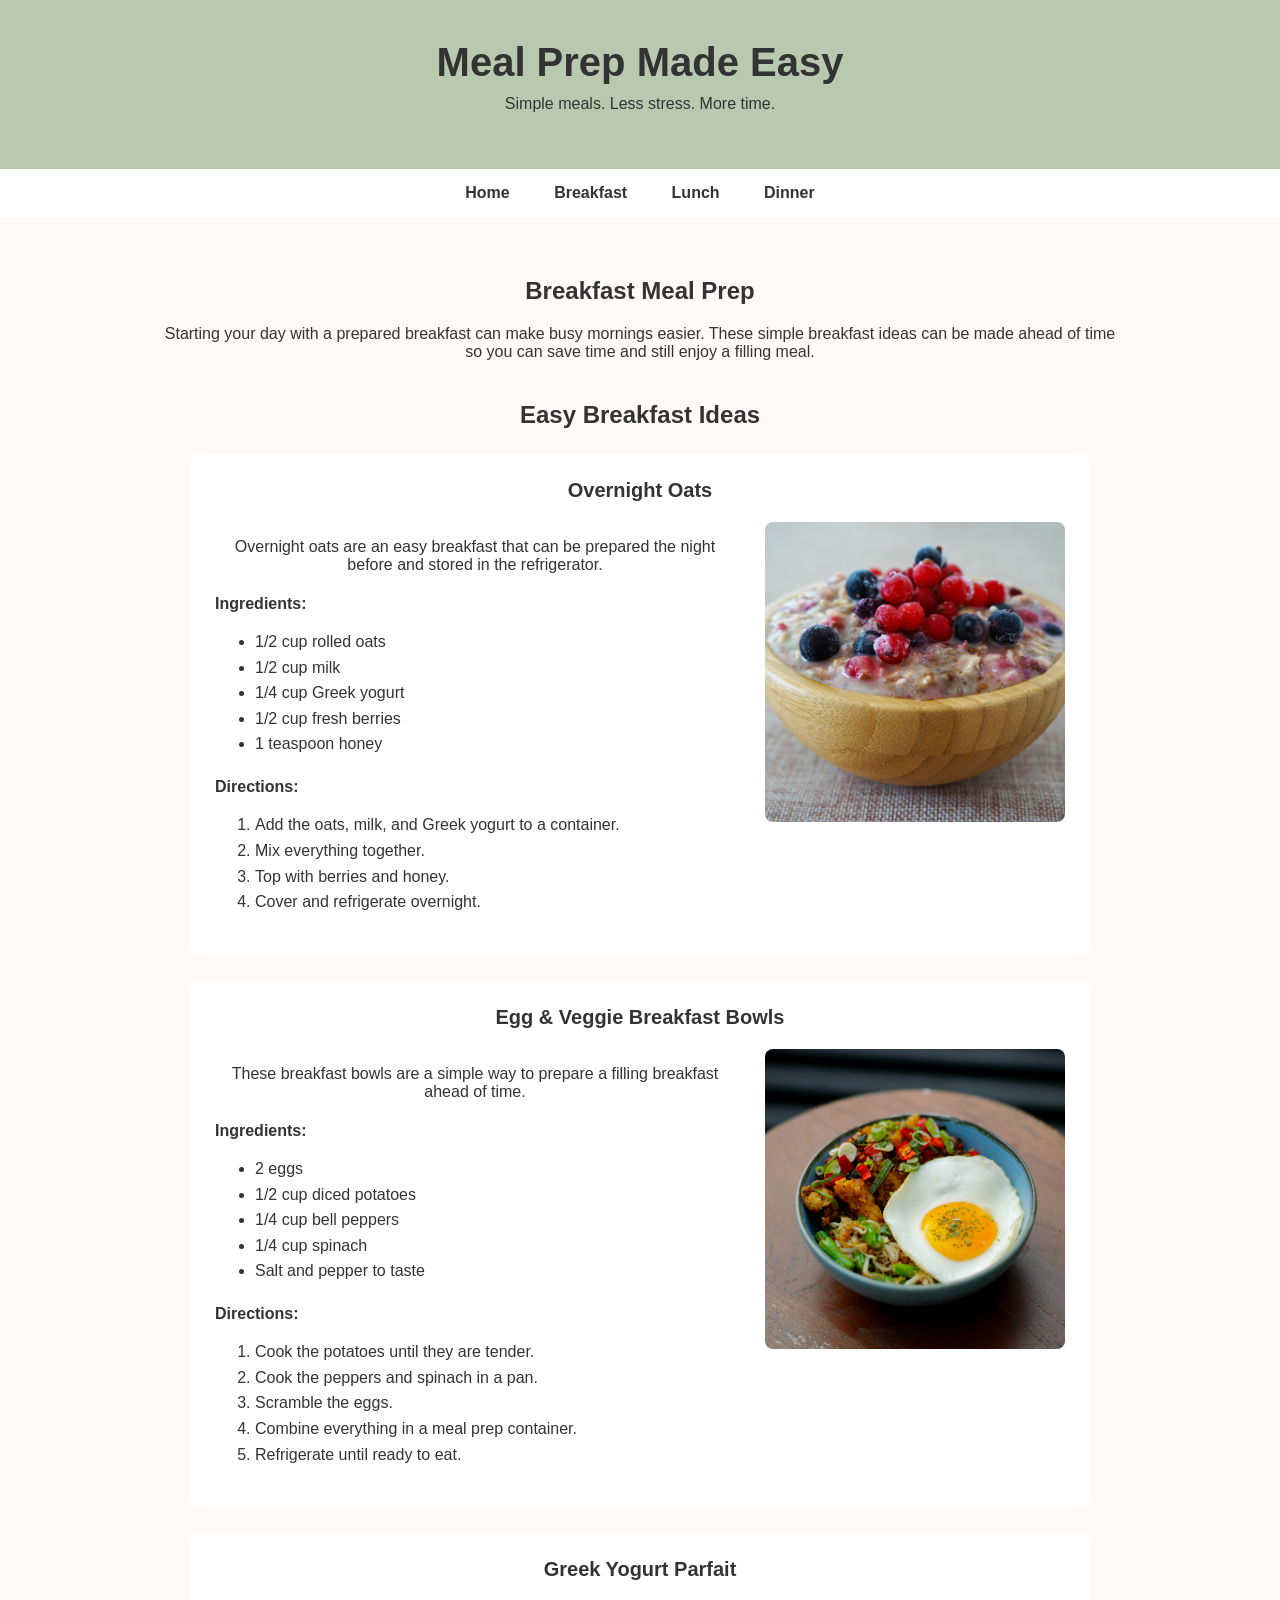
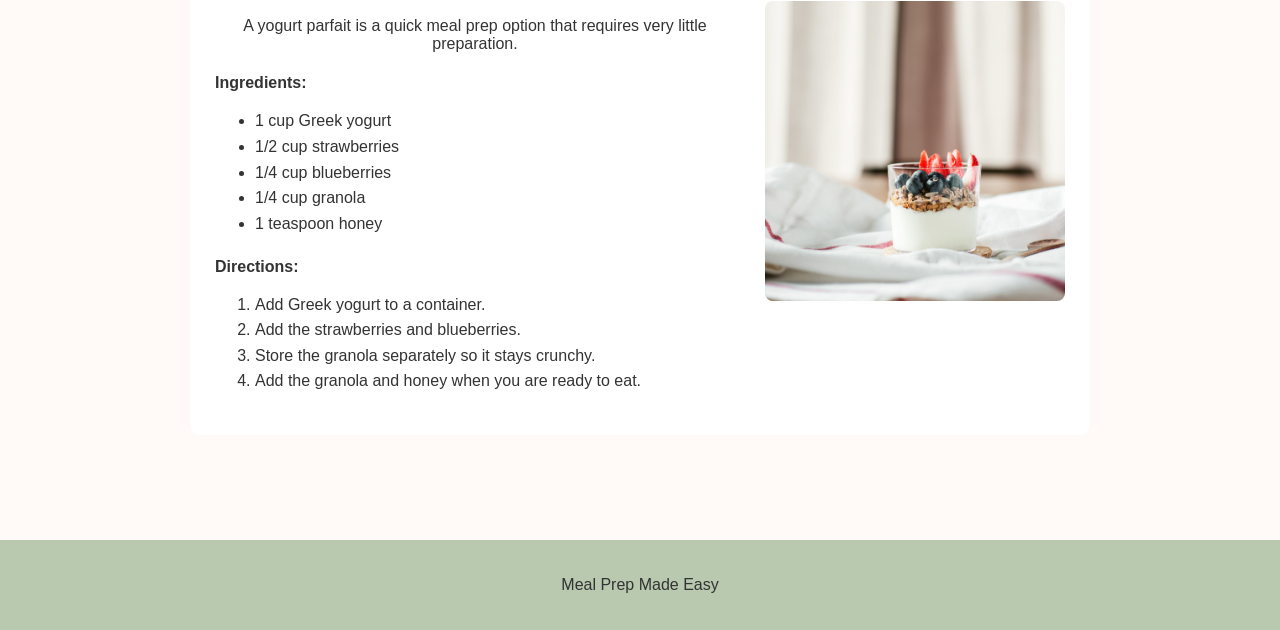
<file: breakfast.html>
<!DOCTYPE html>
<html lang="en">
<head>
    <meta charset="UTF-8">
    <meta name="viewport" content="width=device-width, initial-scale=1.0">
    <meta name="description" content="Simple breakfast meal prep ideas for easy and convenient mornings.">
    <title>Breakfast | Meal Prep Made Easy</title>
    <link rel="stylesheet" href="style.css">
</head>

<body>
    <header>
        <h1>Meal Prep Made Easy</h1>
        <p>Simple meals. Less stress. More time.</p>
    </header>

    <nav>
        <a href="index.html">Home</a>
        <a href="breakfast.html">Breakfast</a>
        <a href="lunch.html">Lunch</a>
        <a href="dinner.html">Dinner</a>
    </nav>

    <main>
        <section class="intro">
            <h2>Breakfast Meal Prep</h2>
            <p>
                Starting your day with a prepared breakfast can make busy
                mornings easier. These simple breakfast ideas can be made
                ahead of time so you can save time and still enjoy a
                filling meal.
            </p>
        </section>

        <section class="recipes">
    <h2>Easy Breakfast Ideas</h2>

    <div class="recipe">
        <h3>Overnight Oats</h3>
        <div class="recipe-content">
    <div class="recipe-text">
        <p>
            Overnight oats are an easy breakfast that can be prepared the
            night before and stored in the refrigerator.
        </p>

        <h4>Ingredients:</h4>
        <ul>
            <li>1/2 cup rolled oats</li>
            <li>1/2 cup milk</li>
            <li>1/4 cup Greek yogurt</li>
            <li>1/2 cup fresh berries</li>
            <li>1 teaspoon honey</li>
        </ul>

        <h4>Directions:</h4>
        <ol>
            <li>Add the oats, milk, and Greek yogurt to a container.</li>
            <li>Mix everything together.</li>
            <li>Top with berries and honey.</li>
            <li>Cover and refrigerate overnight.</li>
        </ol>
        </div>

    <img class="recipe-img" src="images/overnight-oats.jpg" alt="Overnight oats with berries">
</div>
    </div>

    <div class="recipe">
        <h3>Egg & Veggie Breakfast Bowls</h3>
        <div class="recipe-content">
    <div class="recipe-text">
        <p>
            These breakfast bowls are a simple way to prepare a filling
            breakfast ahead of time.
        </p>

        <h4>Ingredients:</h4>
        <ul>
            <li>2 eggs</li>
            <li>1/2 cup diced potatoes</li>
            <li>1/4 cup bell peppers</li>
            <li>1/4 cup spinach</li>
            <li>Salt and pepper to taste</li>
        </ul>

        <h4>Directions:</h4>
        <ol>
            <li>Cook the potatoes until they are tender.</li>
            <li>Cook the peppers and spinach in a pan.</li>
            <li>Scramble the eggs.</li>
            <li>Combine everything in a meal prep container.</li>
            <li>Refrigerate until ready to eat.</li>
        </ol>
        </div>

    <img class="recipe-img" src="images/veggie-bowl.jpg" alt="Egg and veggie breakfast bowl">
</div>
    </div>

    <div class="recipe">
        <h3>Greek Yogurt Parfait</h3>
        <div class="recipe-content">
    <div class="recipe-text">
        <p>
            A yogurt parfait is a quick meal prep option that requires
            very little preparation.
        </p>

        <h4>Ingredients:</h4>
        <ul>
            <li>1 cup Greek yogurt</li>
            <li>1/2 cup strawberries</li>
            <li>1/4 cup blueberries</li>
            <li>1/4 cup granola</li>
            <li>1 teaspoon honey</li>
        </ul>

        <h4>Directions:</h4>
        <ol>
            <li>Add Greek yogurt to a container.</li>
            <li>Add the strawberries and blueberries.</li>
            <li>Store the granola separately so it stays crunchy.</li>
            <li>Add the granola and honey when you are ready to eat.</li>
        </ol>
        </div>

    <img class="recipe-img" src="images/yogurt-parfait.jpg" alt="Greek yogurt parfait with berries and granola">
</div>
    </div>
</section>
    </main>

    <footer>
        <p>Meal Prep Made Easy</p>
    </footer>
</body>
</html>
</file>
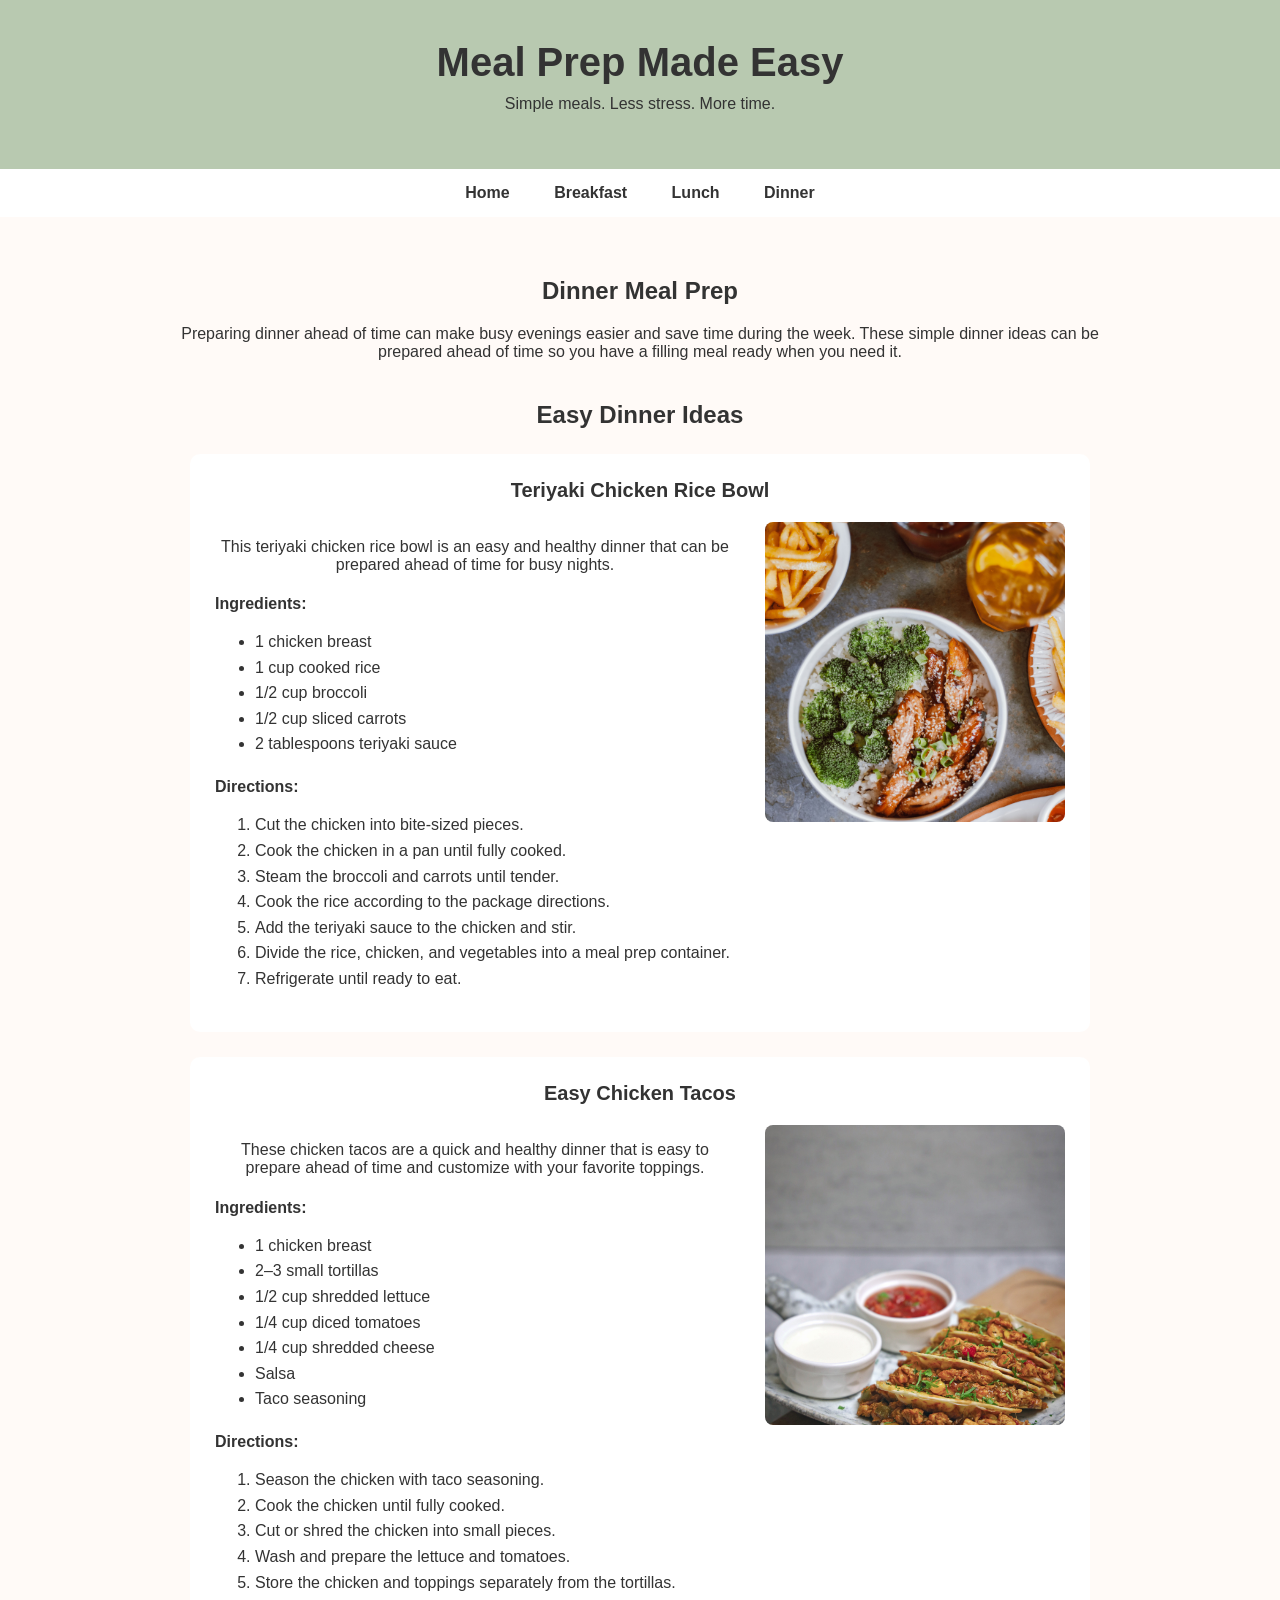
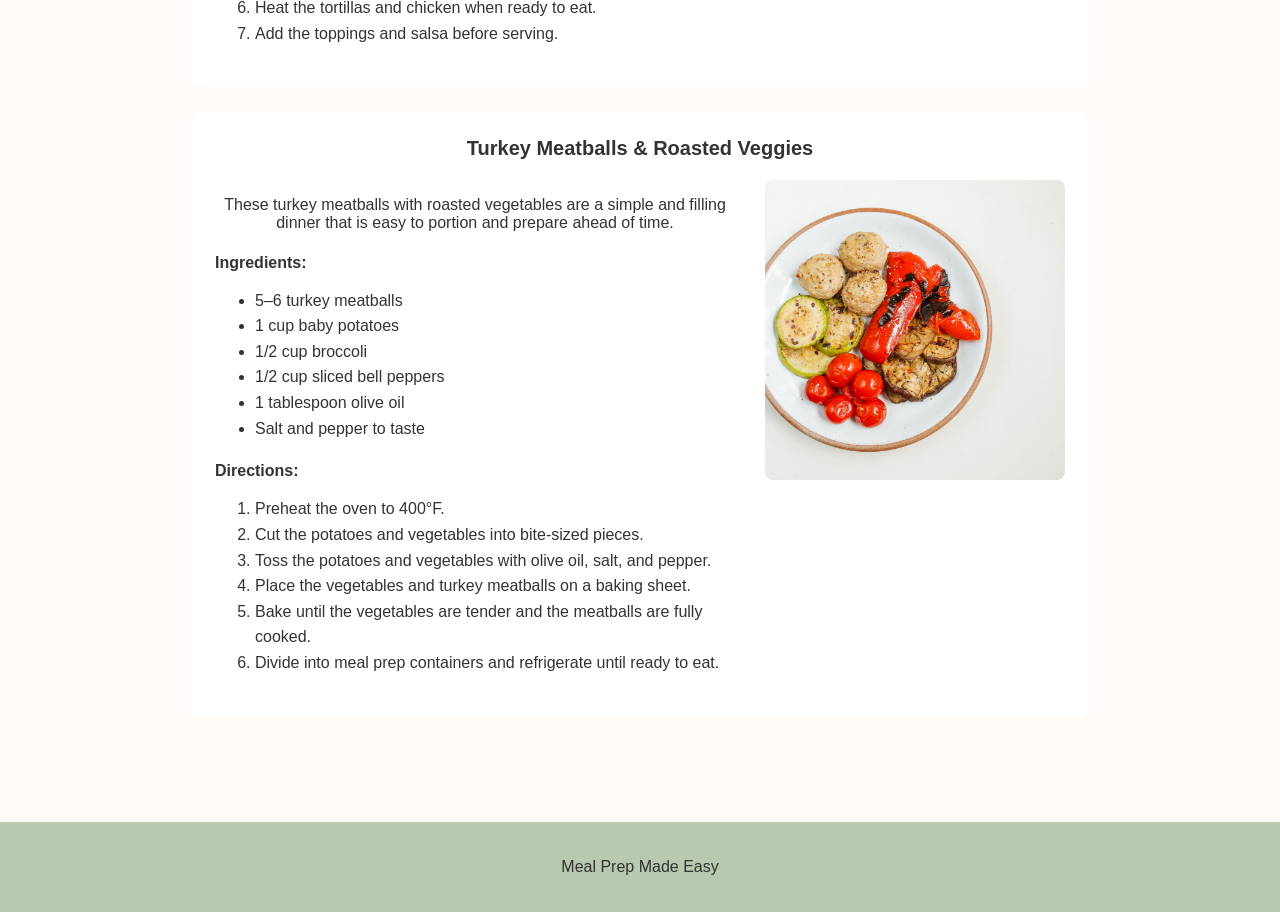
<file: dinner.html>
<!DOCTYPE html>
<html lang="en">
<head>
    <meta charset="UTF-8">
    <meta name="viewport" content="width=device-width, initial-scale=1.0">
    <meta name="description" content="Simple dinner meal prep ideas for easy and convenient mornings.">
    <title>Dinner | Meal Prep Made Easy</title>
    <link rel="stylesheet" href="style.css">
</head>

<body>
    <header>
        <h1>Meal Prep Made Easy</h1>
        <p>Simple meals. Less stress. More time.</p>
    </header>

    <nav>
        <a href="index.html">Home</a>
        <a href="breakfast.html">Breakfast</a>
        <a href="lunch.html">Lunch</a>
        <a href="dinner.html">Dinner</a>
    </nav>

    <main>
        <section class="intro">
            <h2>Dinner Meal Prep</h2>
            <p>
                <p>
    Preparing dinner ahead of time can make busy evenings easier and save time during
    the week. These simple dinner ideas can be prepared ahead of time so you have
    a filling meal ready when you need it.
</p>
            </p>
        </section>

        <section class="recipes">
    <h2>Easy Dinner Ideas</h2>

    <div class="recipe">
    <h3>Teriyaki Chicken Rice Bowl</h3>

    <div class="recipe-content">
        <div class="recipe-text">
            <p>
                This teriyaki chicken rice bowl is an easy and healthy dinner
                that can be prepared ahead of time for busy nights.
            </p>

            <h4>Ingredients:</h4>
            <ul>
                <li>1 chicken breast</li>
                <li>1 cup cooked rice</li>
                <li>1/2 cup broccoli</li>
                <li>1/2 cup sliced carrots</li>
                <li>2 tablespoons teriyaki sauce</li>
            </ul>

            <h4>Directions:</h4>
            <ol>
                <li>Cut the chicken into bite-sized pieces.</li>
                <li>Cook the chicken in a pan until fully cooked.</li>
                <li>Steam the broccoli and carrots until tender.</li>
                <li>Cook the rice according to the package directions.</li>
                <li>Add the teriyaki sauce to the chicken and stir.</li>
                <li>Divide the rice, chicken, and vegetables into a meal prep container.</li>
                <li>Refrigerate until ready to eat.</li>
            </ol>
        </div>

        <img class="recipe-img" src="images/teriyaki-chicken.jpg" alt="Teriyaki chicken rice bowl">
    </div>
</div>

    <div class="recipe">
    <h3>Easy Chicken Tacos</h3>

    <div class="recipe-content">
        <div class="recipe-text">
            <p>
                These chicken tacos are a quick and healthy dinner that is easy
                to prepare ahead of time and customize with your favorite toppings.
            </p>

            <h4>Ingredients:</h4>
            <ul>
                <li>1 chicken breast</li>
                <li>2–3 small tortillas</li>
                <li>1/2 cup shredded lettuce</li>
                <li>1/4 cup diced tomatoes</li>
                <li>1/4 cup shredded cheese</li>
                <li>Salsa</li>
                <li>Taco seasoning</li>
            </ul>

            <h4>Directions:</h4>
            <ol>
                <li>Season the chicken with taco seasoning.</li>
                <li>Cook the chicken until fully cooked.</li>
                <li>Cut or shred the chicken into small pieces.</li>
                <li>Wash and prepare the lettuce and tomatoes.</li>
                <li>Store the chicken and toppings separately from the tortillas.</li>
                <li>Heat the tortillas and chicken when ready to eat.</li>
                <li>Add the toppings and salsa before serving.</li>
            </ol>
        </div>

        <img class="recipe-img" src="images/chicken-tacos.jpg" alt="Chicken tacos with lettuce, tomatoes, and cheese">
    </div>
</div>
    <div class="recipe">
    <h3>Turkey Meatballs & Roasted Veggies</h3>

    <div class="recipe-content">
        <div class="recipe-text">
            <p>
                These turkey meatballs with roasted vegetables are a simple and
                filling dinner that is easy to portion and prepare ahead of time.
            </p>

            <h4>Ingredients:</h4>
            <ul>
                <li>5–6 turkey meatballs</li>
                <li>1 cup baby potatoes</li>
                <li>1/2 cup broccoli</li>
                <li>1/2 cup sliced bell peppers</li>
                <li>1 tablespoon olive oil</li>
                <li>Salt and pepper to taste</li>
            </ul>

            <h4>Directions:</h4>
            <ol>
                <li>Preheat the oven to 400°F.</li>
                <li>Cut the potatoes and vegetables into bite-sized pieces.</li>
                <li>Toss the potatoes and vegetables with olive oil, salt, and pepper.</li>
                <li>Place the vegetables and turkey meatballs on a baking sheet.</li>
                <li>Bake until the vegetables are tender and the meatballs are fully cooked.</li>
                <li>Divide into meal prep containers and refrigerate until ready to eat.</li>
            </ol>
        </div>

        <img class="recipe-img" src="images/turkey-meatballs.jpg" alt="Turkey meatballs with roasted potatoes and vegetables">
    </div>
</div>
</section>
    </main>

    <footer>
        <p>Meal Prep Made Easy</p>
    </footer>
</body>
</html>
</file>
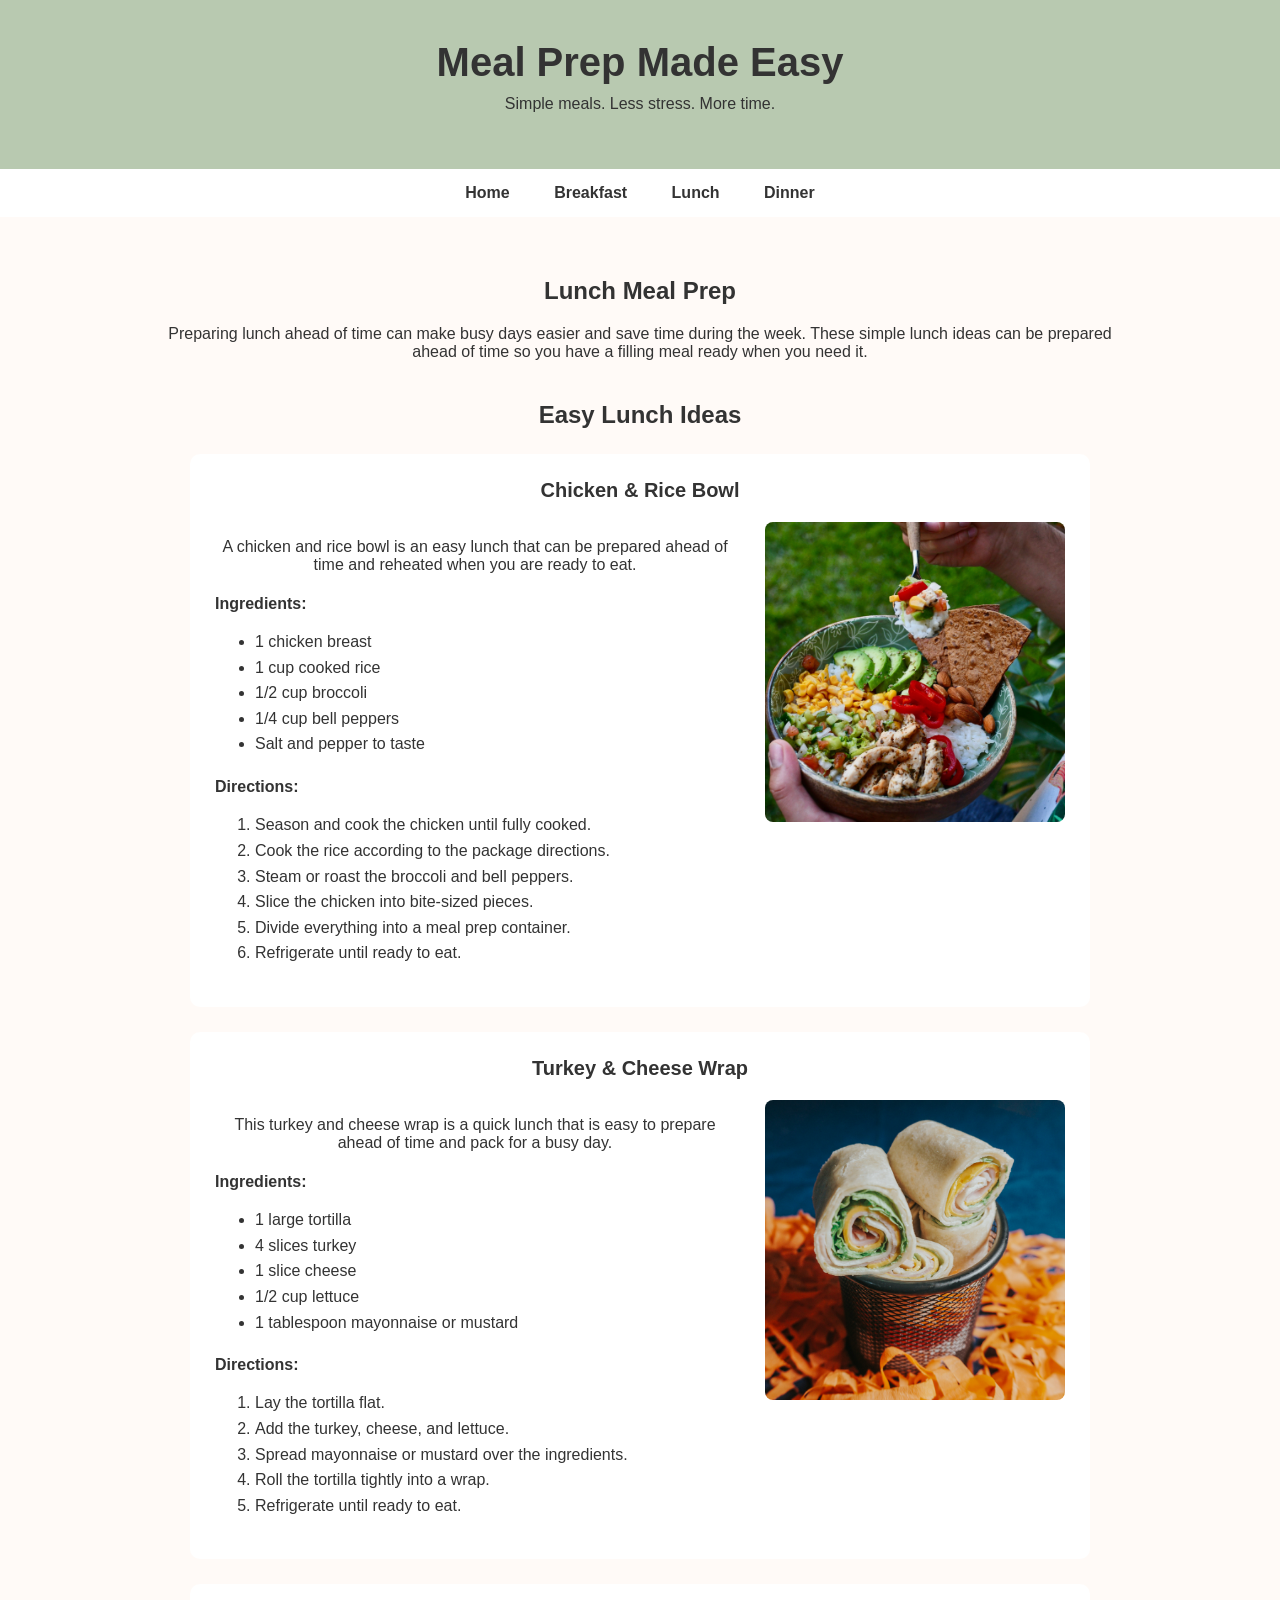
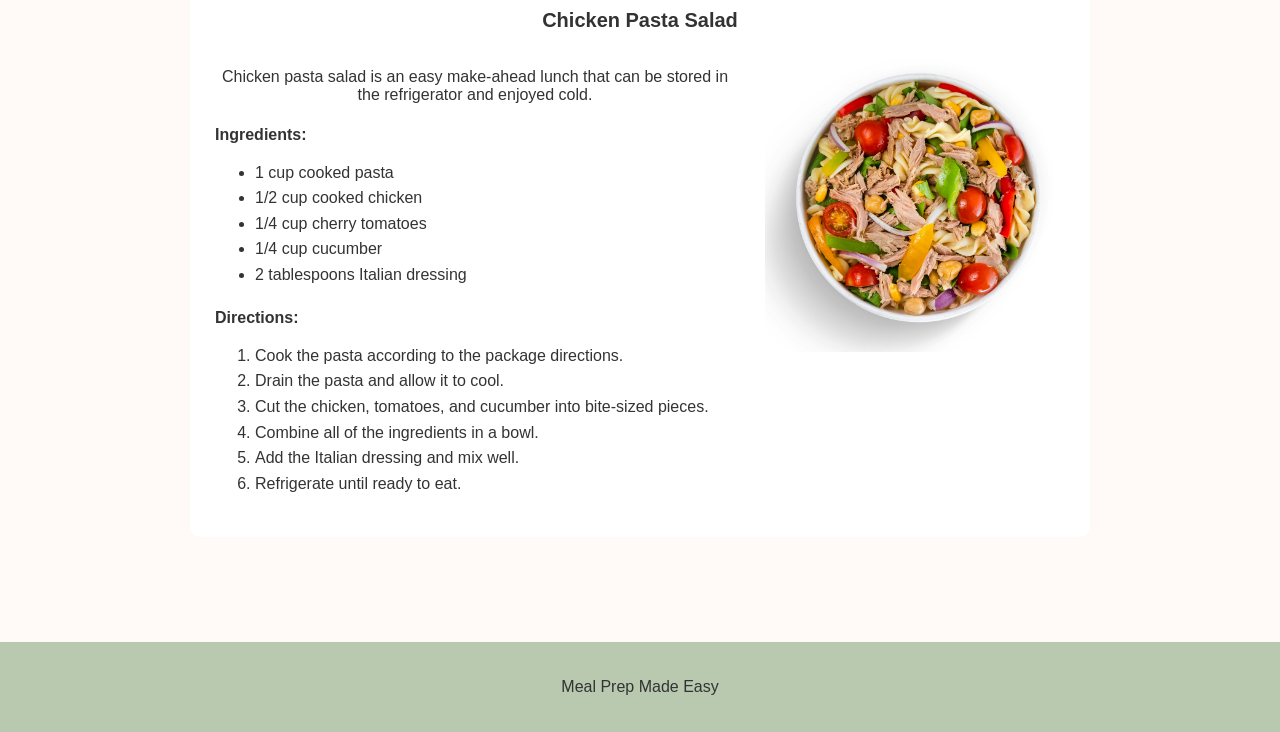
<file: lunch.html>
<!DOCTYPE html>
<html lang="en">
<head>
    <meta charset="UTF-8">
    <meta name="viewport" content="width=device-width, initial-scale=1.0">
    <meta name="description" content="Simple lunch meal prep ideas for easy and convenient meals.">
<title>Lunch | Meal Prep Made Easy</title>
    <link rel="stylesheet" href="style.css">
</head>

<body>
    <header>
        <h1>Meal Prep Made Easy</h1>
        <p>Simple meals. Less stress. More time.</p>
    </header>

    <nav>
        <a href="index.html">Home</a>
        <a href="breakfast.html">Breakfast</a>
        <a href="lunch.html">Lunch</a>
        <a href="dinner.html">Dinner</a>
    </nav>

    <main>
        <section class="intro">
            <h2>Lunch Meal Prep</h2>
<p>
    Preparing lunch ahead of time can make busy days easier and save time during
    the week. These simple lunch ideas can be prepared ahead of time so you have
    a filling meal ready when you need it.
</p>
        </section>

        <section class="recipes">
    <h2>Easy Lunch Ideas</h2>

    <div class="recipe">
    <h3>Chicken & Rice Bowl</h3>

    <div class="recipe-content">
        <div class="recipe-text">
            <p>
                A chicken and rice bowl is an easy lunch that can be prepared
                ahead of time and reheated when you are ready to eat.
            </p>

            <h4>Ingredients:</h4>
            <ul>
                <li>1 chicken breast</li>
                <li>1 cup cooked rice</li>
                <li>1/2 cup broccoli</li>
                <li>1/4 cup bell peppers</li>
                <li>Salt and pepper to taste</li>
            </ul>

            <h4>Directions:</h4>
            <ol>
                <li>Season and cook the chicken until fully cooked.</li>
                <li>Cook the rice according to the package directions.</li>
                <li>Steam or roast the broccoli and bell peppers.</li>
                <li>Slice the chicken into bite-sized pieces.</li>
                <li>Divide everything into a meal prep container.</li>
                <li>Refrigerate until ready to eat.</li>
            </ol>
        </div>

        <img class="recipe-img" src="images/chicken-rice.jpg" alt="Chicken and rice meal prep bowl">
    </div>
</div>

    <div class="recipe">
    <h3>Turkey & Cheese Wrap</h3>

    <div class="recipe-content">
        <div class="recipe-text">
            <p>
                This turkey and cheese wrap is a quick lunch that is easy to prepare ahead of time and pack for a busy day.
            </p>

            <h4>Ingredients:</h4>
            <ul>
                <li>1 large tortilla</li>
                <li>4 slices turkey</li>
                <li>1 slice cheese</li>
                <li>1/2 cup lettuce</li>
                <li>1 tablespoon mayonnaise or mustard</li>
            </ul>

            <h4>Directions:</h4>
            <ol>
                <li>Lay the tortilla flat.</li>
                <li>Add the turkey, cheese, and lettuce.</li>
                <li>Spread mayonnaise or mustard over the ingredients.</li>
                <li>Roll the tortilla tightly into a wrap.</li>
                <li>Refrigerate until ready to eat.</li>
            </ol>
        </div>

        <img class="recipe-img" src="images/turkey-wrap.jpg" alt="Turkey and cheese wrap">
    </div>
    </div>

    <div class="recipe">
    <h3>Chicken Pasta Salad</h3>

    <div class="recipe-content">
        <div class="recipe-text">
            <p>
                Chicken pasta salad is an easy make-ahead lunch that can be
                stored in the refrigerator and enjoyed cold.
            </p>

            <h4>Ingredients:</h4>
            <ul>
                <li>1 cup cooked pasta</li>
                <li>1/2 cup cooked chicken</li>
                <li>1/4 cup cherry tomatoes</li>
                <li>1/4 cup cucumber</li>
                <li>2 tablespoons Italian dressing</li>
            </ul>

            <h4>Directions:</h4>
            <ol>
                <li>Cook the pasta according to the package directions.</li>
                <li>Drain the pasta and allow it to cool.</li>
                <li>Cut the chicken, tomatoes, and cucumber into bite-sized pieces.</li>
                <li>Combine all of the ingredients in a bowl.</li>
                <li>Add the Italian dressing and mix well.</li>
                <li>Refrigerate until ready to eat.</li>
            </ol>
        </div>

        <img class="recipe-img" src="images/chicken-pasta.jpg" alt="Chicken pasta salad">
    </div>
</div>
</section>
    </main>

    <footer>
        <p>Meal Prep Made Easy</p>
    </footer>
</body>
</html>
</file>
<file: style.css>
* {
    box-sizing: border-box;
}

body {
    margin: 0;
    font-family: Arial, sans-serif;
    background-color: #fffaf7;
    color: #333333;
}

header {
    text-align: center;
    padding: 40px 20px;
    background-color: #b8c9b0;
}

header h1 {
    margin: 0;
    font-size: 2.5em;
}

header p {
    margin-top: 10px;
}

nav {
    text-align: center;
    padding: 15px;
    background-color: #ffffff;
}

nav a {
    color: #333333;
    text-decoration: none;
    margin: 0 20px;
    font-weight: bold;
}

nav a:hover {
    text-decoration: underline;
}

main {
    max-width: 1000px;
    margin: auto;
    padding: 40px 20px;
}

.intro {
    text-align: center;
    margin-bottom: 40px;
}

.meal-options {
    display: flex;
    gap: 20px;
}

.meal {
    flex: 1 1 0;
    min-width: 0;
    padding: 25px;
    background-color: #ffffff;
    border-radius: 10px;
    text-align: center;
}

.meal img {
    width: 100%;
    height: 140px;
    object-fit: cover;
    border-radius: 8px;
}

footer {
    text-align: center;
    padding: 20px;
    background-color: #b8c9b0;
    margin-top: 40px;
}

@media (max-width: 700px) {
    .meal-options {
        flex-direction: column;
    }

    nav a {
        display: block;
        margin: 10px;
    }
}

.meal h3 {
    font-family: Arial, sans-serif;
    font-size: 20px;
    font-weight: bold;
    margin: 0 0 20px 0;
}
.recipes {
    max-width: 900px;
    margin: 0 auto;
}

.recipes > h2 {
    text-align: center;
    margin-bottom: 25px;
}

.recipe {
    background-color: #ffffff;
    padding: 25px;
    margin-bottom: 25px;
    border-radius: 10px;
}

.recipe h3 {
    text-align: center;
    font-size: 20px;
    margin-top: 0;
}

.recipe h4 {
    margin-bottom: 5px;
}

.recipe ul,
.recipe ol {
    line-height: 1.6;
}

.recipe p {
    text-align: center;
}
.recipe-content {
    display: flex;
    gap: 30px;
    align-items: flex-start;
}

.recipe-text {
    flex: 1;
}

.recipe-img {
    width: 300px;
    height: 300px;
    object-fit: cover;
    border-radius: 8px;
}

@media (max-width: 700px) {
    .recipe-content {
        flex-direction: column;
    }

    .recipe-img {
        width: 100%;
        height: 250px;
    }
}

.meal-guide {
    text-align: center;
    margin-top: 40px;
}

.meal-guide table {
    margin: 20px auto;
    border-collapse: collapse;
    width: 70%;
    max-width: 650px;
    background-color: #ffffff;
    border-radius: 10px;
    overflow: hidden;
}

.meal-guide th,
.meal-guide td {
    padding: 15px;
    text-align: center;
    border-bottom: 1px solid #dddddd;
}

.meal-guide th {
    background-color: #b8c9b0;
}

.meal-guide tr:last-child td {
    border-bottom: none;
}

.meal-form {
    max-width: 650px;
    margin: 50px auto;
}

.meal-form h2,
.meal-form p {
    text-align: center;
}

.meal-form form {
    background-color: #ffffff;
    padding: 30px;
    border-radius: 10px;
    display: flex;
    flex-direction: column;
}

.meal-form label {
    font-weight: bold;
    margin-top: 15px;
    margin-bottom: 5px;
}

.meal-form input,
.meal-form select,
.meal-form textarea {
    width: 100%;
    padding: 10px;
    border: 1px solid #cccccc;
    border-radius: 5px;
    font-family: Arial, sans-serif;
}

.meal-form textarea {
    resize: vertical;
}

.meal-form input[type="submit"] {
    width: auto;
    margin: 20px auto 0;
    padding: 10px 30px;
    background-color: #b8c9b0;
    border: none;
    font-weight: bold;
    cursor: pointer;
}

.meal-video {
    text-align: center;
    margin-top: 40px;
}

.meal-video video {
    width: 100%;
    max-width: 350px;
    height: 450px;
    object-fit: cover;
    border-radius: 10px;
    margin-top: 15px;
}
</file>
